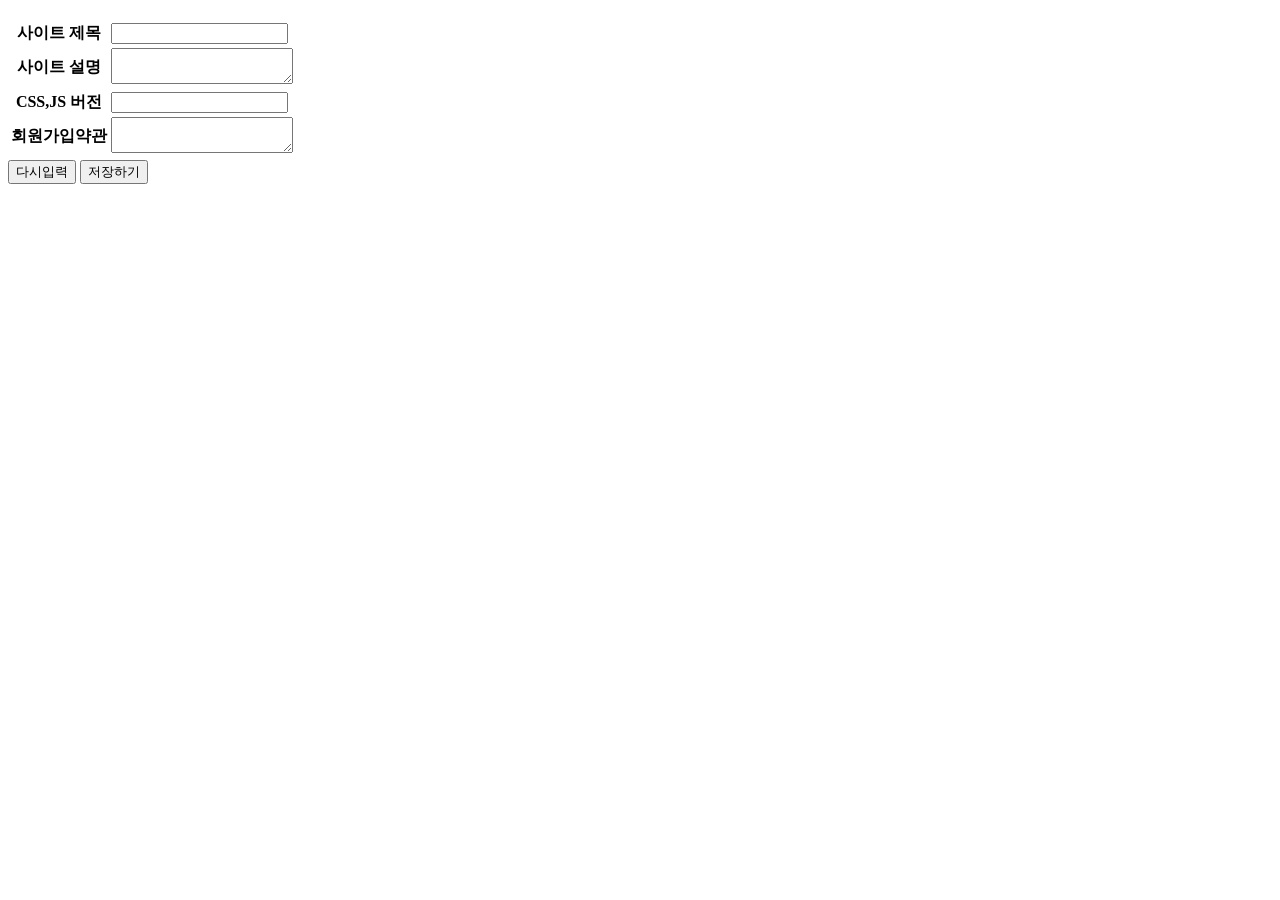
<file: src/main/resources/templates/admin/basic/index.html>
<!DOCTYPE html>
<html xmlns:th="http://www.thymeleaf.org"
      xmlns:layout="http://www.ultraq.net.nz/thymeleaf/layout"
      layout:decorate="~{admin/layouts/main}">

<section layout:fragment="content">
    <h1 th:text="${pageTitle}"></h1>

    <th:block th:replace="~{admin/commons/_message::message}"></th:block>

    <form name="frmSave" method="post" th:action="@{/admin/config}" autocomplete="off" th:object="${configForm}">
        <table class="table-cols">
            <tr>
                <th>사이트 제목</th>
                <td>
                    <input type="text" name="siteTitle" th:field="*{siteTitle}">
                </td>
            </tr>
            <tr>
                <th>사이트 설명</th>
                <td>
                    <textarea name="siteDescription" th:field="*{siteDescription}"></textarea>
                </td>
            </tr>
            <tr>
                <th>CSS,JS 버전</th>
                <td>
                    <input type="number" name="cssJsVersion" th:field="*{cssJsVersion}">
                </td>
            </tr>
            <tr>
                <th>회원가입약관</th>
                <td>
                    <textarea name="joinTerms" th:field="*{joinTerms}"></textarea>
                </td>
            </tr>
        </table>
        <div class="btns">
            <button type="reset">다시입력</button>
            <button type="submit">저장하기</button>
        </div>
    </form>
</section>
</html>
</file>
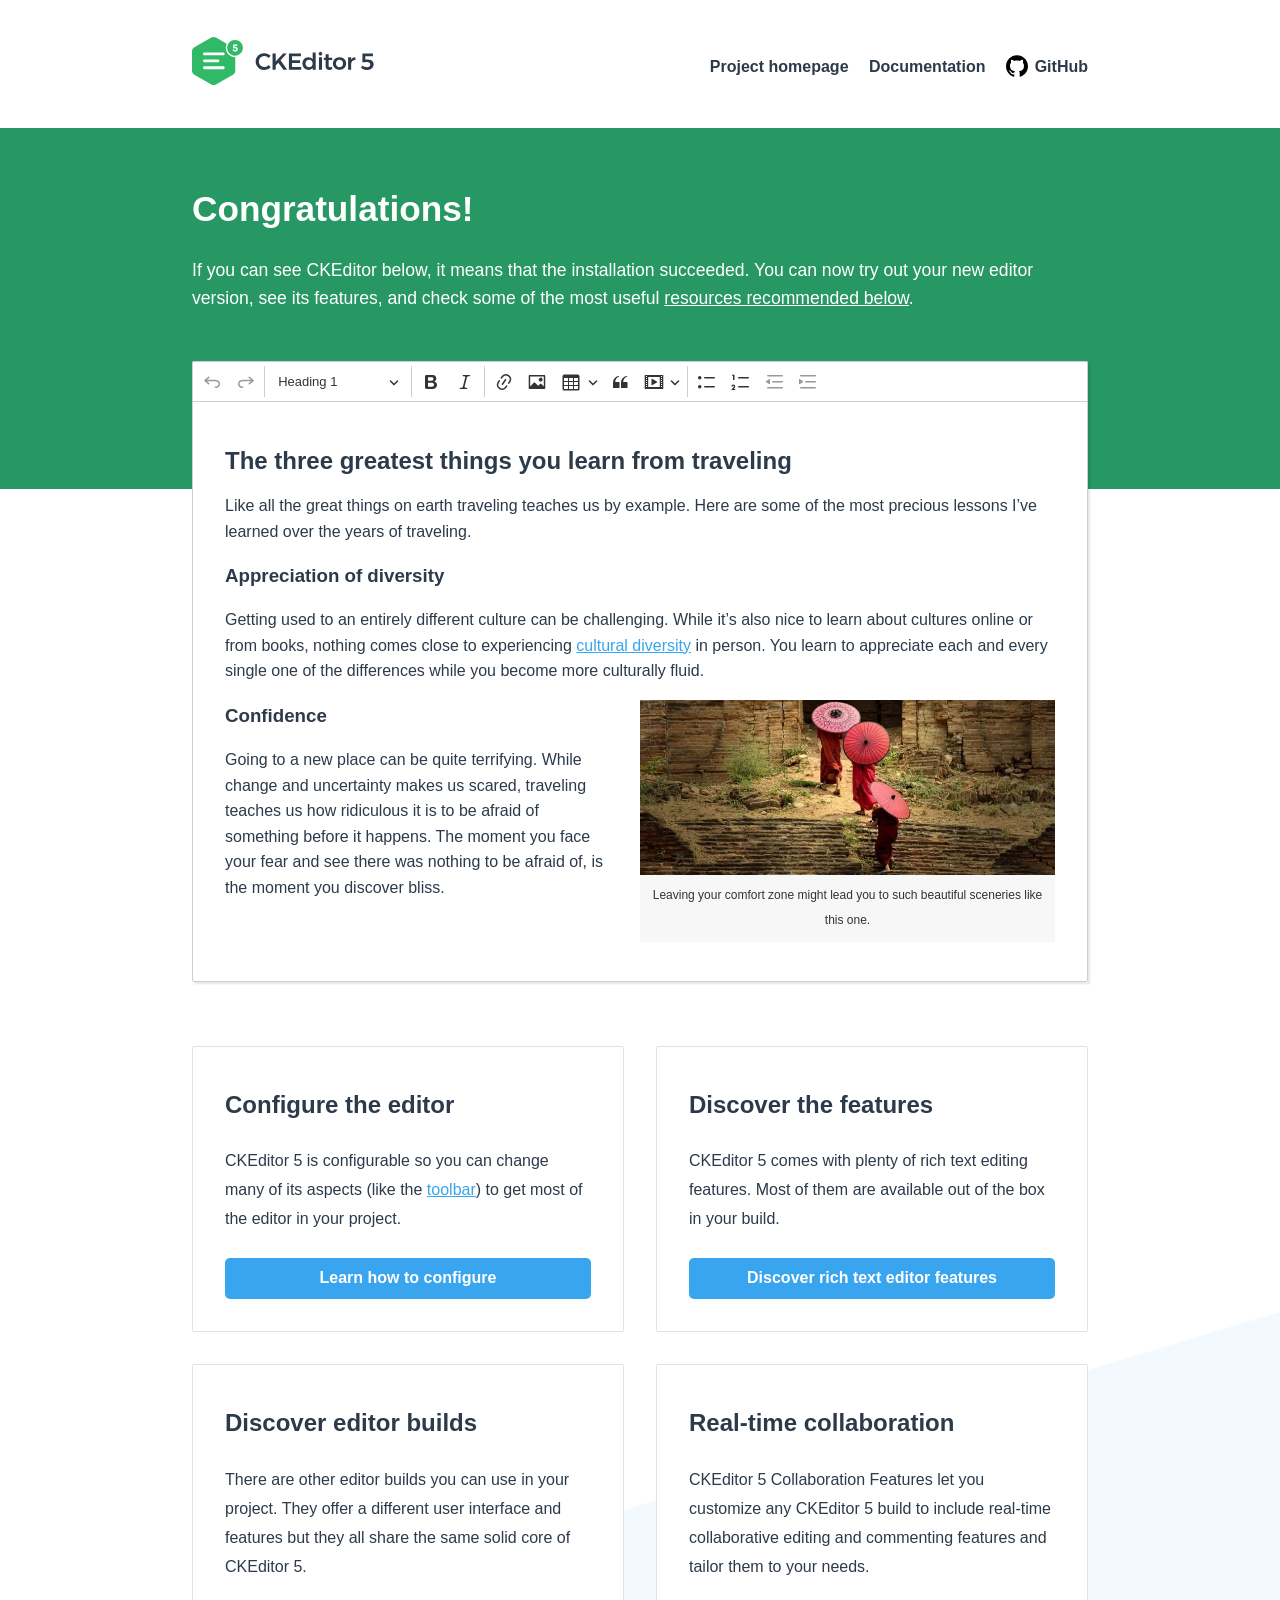
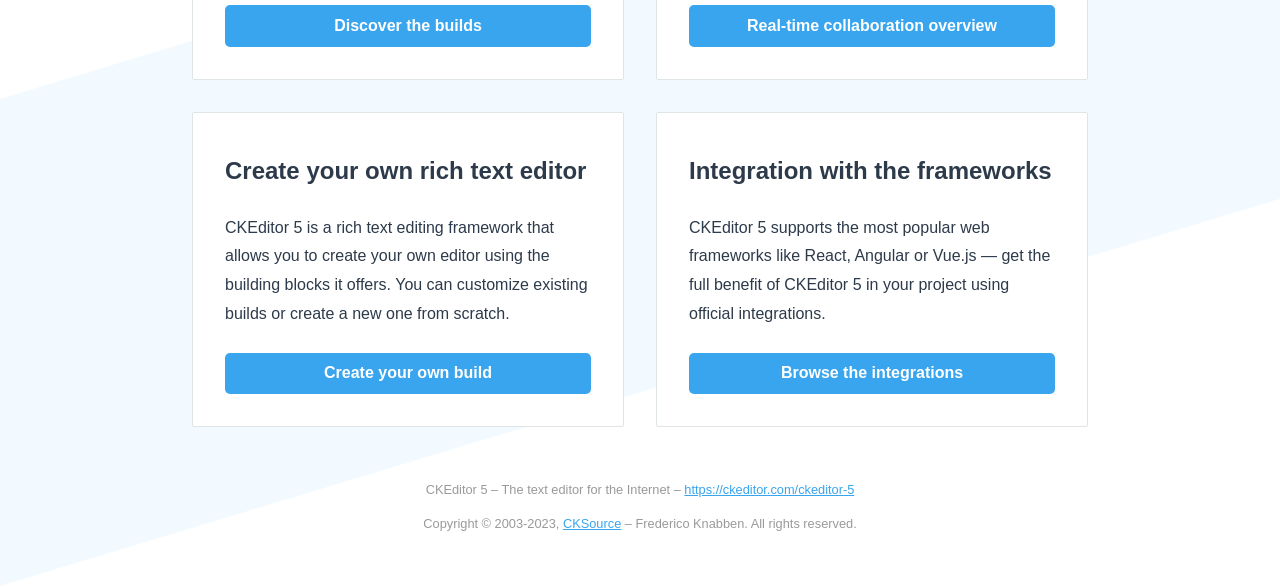
<file: src/main/resources/static/common/js/ckeditor/index.html>
<!DOCTYPE html>
<!--
Copyright (c) 2003-2023, CKSource Holding sp. z o.o. All rights reserved.
For licensing, see LICENSE.md or https://ckeditor.com/legal/ckeditor-oss-license
-->
<html lang="en">
<head>
	<meta charset="utf-8">
	<meta name="viewport" content="width=device-width, initial-scale=1.0, maximum-scale=1.0" />
	<link type="text/css" href="sample/css/sample.css" rel="stylesheet" media="screen" />
	<title>CKEditor 5 – classic editor build sample</title>
</head>
<body>

<header>
	<div class="centered">
		<h1><a href="https://ckeditor.com/ckeditor-5"><img src="sample/img/logo.svg" alt="WYSIWYG editor - CKEditor 5" /></a></h1>

		<input type="checkbox" id="menu-toggle" />
		<label for="menu-toggle"></label>
		  
		<nav>
			<ul>
				<li><a href="https://ckeditor.com/ckeditor-5">Project homepage</a></li>
				<li><a href="https://ckeditor.com/docs/">Documentation</a></li>
				<li><a href="https://github.com/ckeditor/ckeditor5">GitHub</a></li>
			</ul>
		</nav>
	</div>
</header>

<main>
	<div class="message">
		<div class="centered">
			<h1>Congratulations!</h1>

			<p>If you can see CKEditor below, it means that the installation succeeded. You can now try out your new editor version, see its features,
			and check some of the most useful <a href="#references">resources recommended below</a>.</p>
		</div>
	</div>
	<div class="centered">
		<div id="editor">
			<h2>The three greatest things you learn from traveling</h2>

			<p>Like all the great things on earth traveling teaches us by example. Here are some of the most precious lessons I’ve learned over the years of traveling.</p>

			<h3>Appreciation of diversity</h3>

			<p>Getting used to an entirely different culture can be challenging. While it’s also nice to learn about cultures online or from books, nothing comes close to experiencing <a href="https://en.wikipedia.org/wiki/Cultural_diversity">cultural diversity</a> in person. You learn to appreciate each and every single one of the differences while you become more culturally fluid.</p>

			<figure class="image image-style-side"><img src="sample/img/umbrellas.jpg" alt="Three Monks walking on ancient temple.">
				<figcaption>Leaving your comfort zone might lead you to such beautiful sceneries like this one.</figcaption>
			</figure>

			<h3>Confidence</h3>

			<p>Going to a new place can be quite terrifying. While change and uncertainty makes us scared, traveling teaches us how ridiculous it is to be afraid of something before it happens. The moment you face your fear and see there was nothing to be afraid of, is the moment you discover bliss.</p>
		</div>

		<div id="references">
			<section>
				<h2>Configure the editor</h2>
				<p>CKEditor 5 is configurable so you can change many of its aspects (like the <a href="https://ckeditor.com/docs/ckeditor5/latest/builds/guides/integration/configuration.html#toolbar-setup">toolbar</a>) to get most of the editor in your project.</p>
				<p><a href="https://ckeditor.com/docs/ckeditor5/latest/builds/guides/integration/configuration.html">Learn how to configure</a></p>
			</section>

			<section>
				<h2>Discover the features</h2>
				<p>CKEditor 5 comes with plenty of rich text editing features. Most of them are available out of the box in your build.</p>
				<p><a href="https://ckeditor.com/docs/ckeditor5/latest/features/index.html">Discover rich text editor features</a></p>				</section>

			<section>
				<h2>Discover editor builds</h2>
				<p>There are other editor builds you can use in your project. They offer a different user interface and features but they all share the same solid core of CKEditor 5.</p>
				<p><a href="https://ckeditor.com/docs/ckeditor5/latest/builds/guides/overview.html">Discover the builds</a></p>
			</section>

			<section>
				<h2>Real-time collaboration</h2>
				<p>CKEditor 5 Collaboration Features let you customize any CKEditor 5 build to include real-time collaborative editing and commenting features and tailor them to your needs.</p>
				<p><a href="https://ckeditor.com/docs/ckeditor5/latest/features/collaboration/collaboration.html">Real-time collaboration overview</a></p>
			</section>

			<section>
				<h2>Create your own rich text editor</h2>
				<p>CKEditor 5 is a rich text editing framework that allows you to create your own editor using the building blocks it offers. You can customize existing builds or create a new one from scratch.</p>
				<p><a href="https://ckeditor.com/docs/ckeditor5/latest/builds/guides/development/custom-builds.html">Create your own build</a></p>
			</section>

			<section>
				<h2>Integration with the frameworks</h2>
				<p>CKEditor 5 supports the most popular web frameworks like React, Angular or Vue.js &mdash; get the full benefit of CKEditor 5 in your project using official integrations.</p>
				<p><a href="https://ckeditor.com/docs/ckeditor5/latest/builds/guides/integration/frameworks/overview.html">Browse the integrations</a></p>
			</section>	
		</div>
	</div>
</main>

<footer>
	<div>
		<p>CKEditor 5 – The text editor for the Internet – <a href="https://ckeditor.com/ckeditor-5">https://ckeditor.com/ckeditor-5</a></p>
		<p>Copyright © 2003-2023, <a href="https://cksource.com/">CKSource</a> – Frederico Knabben. All rights reserved.</p>
	</div>
</footer>

<script src="ckeditor.js"></script>

<script>
	ClassicEditor
		.create( document.querySelector( '#editor' ), {
			// toolbar: [ 'heading', '|', 'bold', 'italic', 'link' ]
		} )
		.then( editor => {
			window.editor = editor;
		} )
		.catch( err => {
			console.error( err.stack );
		} );
</script>

</body>
</html>
</file>
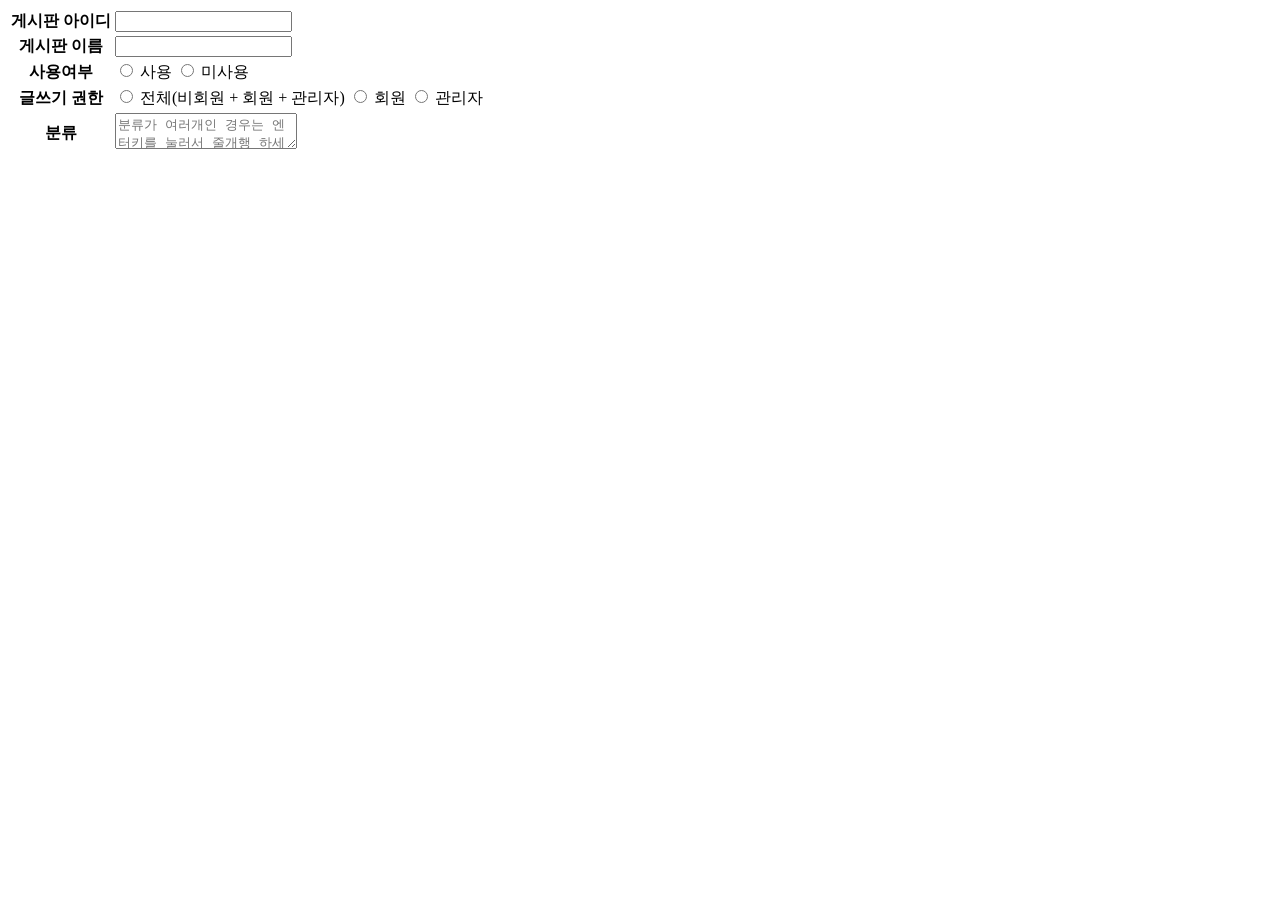
<file: src/main/resources/templates/admin/board/_form.html>
<!DOCTYPE html>
<html xmlns:th="http://www.thymeleaf.org">
    <th:block th:fragment="common" th:object="${boardConfigForm}">
        <div class="errors" th:each="err : ${#fields.globalErrors()}" th:text="${err}"></div>
        <table class="table-cols">
            <tr>
                <th>게시판 아이디</th>
                <td th:if="*{mode != 'edit'}">
                    <input type="text" name="bId" th:field="*{bId}">
                    <div class="errors" th:each="err : ${#fields.errors('bId')}" th:text="${err}"></div>
                </td>
                <td th:if="*{mode == 'edit'}">
                    <input type="hidden" name="bId" th:field="*{bId}">
                    <th:block th:text="*{bId}"></th:block>
                </td>
            </tr>
            <tr>
                <th>게시판 이름</th>
                <td>
                    <input type="text" name="bName" th:field="*{bName}">
                    <div class="errors" th:each="err : ${#fields.errors('bName')}" th:text="${err}"></div>
                </td>
            </tr>
            <tr>
                <th>사용여부</th>
                <td>
                    <span>
                        <input type="radio" name="active" value="true" id="active_true" th:field="*{active}">
                        <label for="active_true">사용</label>
                    </span>
                    <span>
                        <input type="radio" name="active" value="false" id="active_false" th:field="*{active}">
                        <label for="active_false">미사용</label>
                    </span>
                </td>
            </tr>
            <tr>
                <th>글쓰기 권한</th>
                <td>
                    <span>
                        <input type="radio" name="authority" value="ALL" id="authority_all" th:field="*{authority}">
                        <label for="authority_all">전체(비회원 + 회원 + 관리자)</label>
                    </span>
                    <span>
                        <input type="radio" name="authority" value="MEMBER" id="authority_member" th:field="*{authority}">
                        <label for="authority_member">회원</label>
                    </span>
                    <span>
                        <input type="radio" name="authority" value="ADMIN" id="authority_admin" th:field="*{authority}">
                        <label for="authority_admin">관리자</label>
                    </span>
                </td>
            </tr>
            <tr>
                <th>분류</th>
                <td>
                    <textarea name="category" placeholder="분류가 여러개인 경우는 엔터키를 눌러서 줄개행 하세요..." th:field="*{category}"></textarea>
                </td>
            </tr>
        </table>
    </th:block>
</html>
</file>
<file: src/main/resources/static/common/js/ckeditor/sample/css/sample.css>
/**
 * @license Copyright (c) 2003-2023, CKSource Holding sp. z o.o. All rights reserved.
 * For licensing, see LICENSE.md or https://ckeditor.com/legal/ckeditor-oss-license
 */

:root {
	--ck-sample-base-spacing: 2em;
	--ck-sample-color-white: #fff;
	--ck-sample-color-green: #279863;
}

body, html {
	padding: 0;
	margin: 0;

	font-family: sans-serif, Arial, Verdana, "Trebuchet MS", "Apple Color Emoji", "Segoe UI Emoji", "Segoe UI Symbol";
	font-size: 16px;
	line-height: 22px;
}

body {
	height: 100%;
	color: #2D3A4A;
	background-image: url(../img/bg.png);
	background-repeat: no-repeat;
	background-position: 50% 100%;
	background-size: 100% auto;
}

body * {
	box-sizing: border-box;
}

a {
	color: #38A5EE;
}

abbr {
	border-bottom: 1px dotted #333;
	text-decoration: none;
}

.centered {
	max-width: 960px;
	margin: 0 auto;
	padding: 0 var(--ck-sample-base-spacing);
}

/* --------- HEADER ---------------------------------------------------------------------------- */

header .centered {
	display: flex;
	flex-flow: row nowrap;
	justify-content: space-between;
	align-items: center;
	min-height: 8em;
}

header h1 {
	margin: 0;
	font-size: 1em;
	display: inline-block;
}

header h1 a {
	display: inline-block;
	line-height: 0;
}

header h1 img {
	height: 3em;
}

header nav ul {
	margin: 0;
	padding: 0;
	list-style-type: none;
}

header nav ul li {
	display: inline-block;
}

header nav ul li + li {
	margin-left: 1em;
}

header nav ul li a {
	font-weight: bold;
	text-decoration: none;
	color: #2D3A4A;
}

header nav ul li a:hover {
	text-decoration: underline;
}

header nav ul li:last-child a::before {
	content: url(../img/github.svg);
	width: 1.4em;
	height: 1.4em;
	display: inline-block;
	margin-right: .4em;
	position: relative;
	top: .3em;
}

header input {
	display: none;
}

header label {
	display: none;
}

/* --------- MAIN ------------------------------------------------------------------------------- */

main .message {
	padding: 0 0 var(--ck-sample-base-spacing);
	background: var(--ck-sample-color-green);
	color: var(--ck-sample-color-white);
}

main .message::after {
	content: "";
	z-index: -1;
	display: block;
	height: 10em;
	width: 100%;
	background: var(--ck-sample-color-green);
	position: absolute;
	left: 0;
}

main .message h1 {
	padding-top: var(--ck-sample-base-spacing);
	margin: 0 0 1em;
	font-size: 2.2em;
}

main .message p {
	font-size: 1.1em;
	line-height: 1.6em;
}

main .message p a {
	color: var(--ck-sample-color-white);
}

main #editor {
	background: var(--ck-sample-color-white);
	box-shadow: 2px 2px 2px rgba(0,0,0,.1);
	border: 1px solid #DFE4E6;			
	border-bottom-color: #cdd0d2;
	border-right-color: #cdd0d2;
}

main .ck.ck-editor {
	box-shadow: 2px 2px 2px rgba(0,0,0,.1);
}

main .ck.ck-content {
	font-size: 1em;
	line-height: 1.6em;
	margin-bottom: 0.8em;
	min-height: 200px;
	padding: 1.5em 2em;
}

main #references {
	margin: 4em 0 var(--ck-sample-base-spacing);
	display: grid;
	grid-template-columns: repeat( auto-fit, minmax(320px, 1fr) );
	grid-gap: var(--ck-sample-base-spacing);
}

main #references > section {
	background: var(--ck-sample-color-white);
	border-radius: 2px;
	border: 1px solid #DFE4E6;			
	padding: var(--ck-sample-base-spacing);
	line-height: 1.8em;

	display: flex;
	flex-flow: column nowrap;
	justify-content: space-between;
}

main #references > section h2 {
	margin: .5em 0;
}

main #references > section p:first-of-type {
	flex: 1 0 auto;
}

main #references > section p:last-child {
	margin: calc(.25*var(--ck-sample-base-spacing)) 0 0;
}

main #references > section p:last-child a {
	background: #38A5EE;
	border-radius: 5px;
	padding: .4em 1em;
	color: var(--ck-sample-color-white);
	text-decoration: none;
	font-weight: bold;
	display: block;
	text-align: center;
}

main #references > section p:last-child a:hover {
	background: #218cd4;
}

/* --------- MAIN / DOCUMENT EDITOR --------------------------------------------------------------- */

main .document-editor {
	border: 1px solid #DFE4E6;
	border-bottom-color: #cdd0d2;
	border-right-color: #cdd0d2;
	border-radius: 2px;
	max-height: 700px;
	display: flex;
	flex-flow: column nowrap;
	box-shadow: 2px 2px 2px rgba(0,0,0,.1);
}

main .toolbar-container {
	z-index: 1;
	position: relative;
	box-shadow: 2px 2px 1px rgba(0,0,0,.05);
}

main .toolbar-container .ck.ck-toolbar {
	border-top-width: 0;
	border-left-width: 0;
	border-right-width: 0;
	border-radius: 0;
}

main .content-container {
	padding: var(--ck-sample-base-spacing);
	background: #eee;
	overflow-y: scroll;
}

main .content-container #editor {
	border-top-left-radius: 0;
	border-top-right-radius: 0;

	width: 15.8cm;
	min-height: 21cm;
	padding: 1cm 1cm 2cm;
	margin: 0 auto;
	box-shadow: 2px 2px 1px rgba(0,0,0,.05);
}

/* --------- FOOTER ------------------------------------------------------------------------------- */

footer {
	margin: calc(2*var(--ck-sample-base-spacing)) var(--ck-sample-base-spacing);
	font-size: .8em;
	text-align: center;
	color: rgba(0,0,0,.4);
}

/* --------- RWD ------------------------------------------------------------------------------- */

@media (max-width: 900px) {
	header .centered {
		padding-top: var(--ck-sample-base-spacing);
		padding-bottom: var(--ck-sample-base-spacing);
		flex-flow: column nowrap;
		align-items: stretch;
		min-height: unset;
	}

	header h1 {
		text-align: center;
		margin-bottom: var(--ck-sample-base-spacing);
	}

	header nav ul {
		text-align: center;
	}
}

@media (max-width: 600px) {
	header .centered {
		padding-left: 0;
		padding-right: 0;
	}

	header nav {
		position: absolute;
		top: 0;
		left: 0;
		right: 0;		
		background: #fff;
		padding: 1em 0;
		transition: all .4s ease-out;
		transform: translateY(-100%);
		overflow: hidden;
	}

	header h1 {
		margin: 0;
	}

	header nav ul li {
		display: block;
		line-height: 3em;
		margin-bottom: 1px;
	}

	header nav ul li a {
		display: block;
	}

	header nav ul li a:hover {
		background: #eee;
	}

	header nav ul li + li {
		margin-left: 0;
	}

	header label {
		display: block;
		color: #fff;
		width: 40px;
		height: 40px;
		position: absolute;
		top: 10px;
		left: 10px;
		z-index: 1;
		transition: transform .2s ease-out;
		transform: rotate(0deg);
		background: url([data-uri]) center center no-repeat;
	}

	header input:checked ~ nav {
		transform: translateY(0%);
		box-shadow: 0 3px 3px rgba(0,0,0,.1);		
	}

	header input:checked ~ label {
		background-image: url([data-uri]);
		transform: rotate(180deg);
	}

	main #references {
		grid-template-columns: repeat( auto-fit, minmax(240px, 1fr) );
	}
}
</file>
